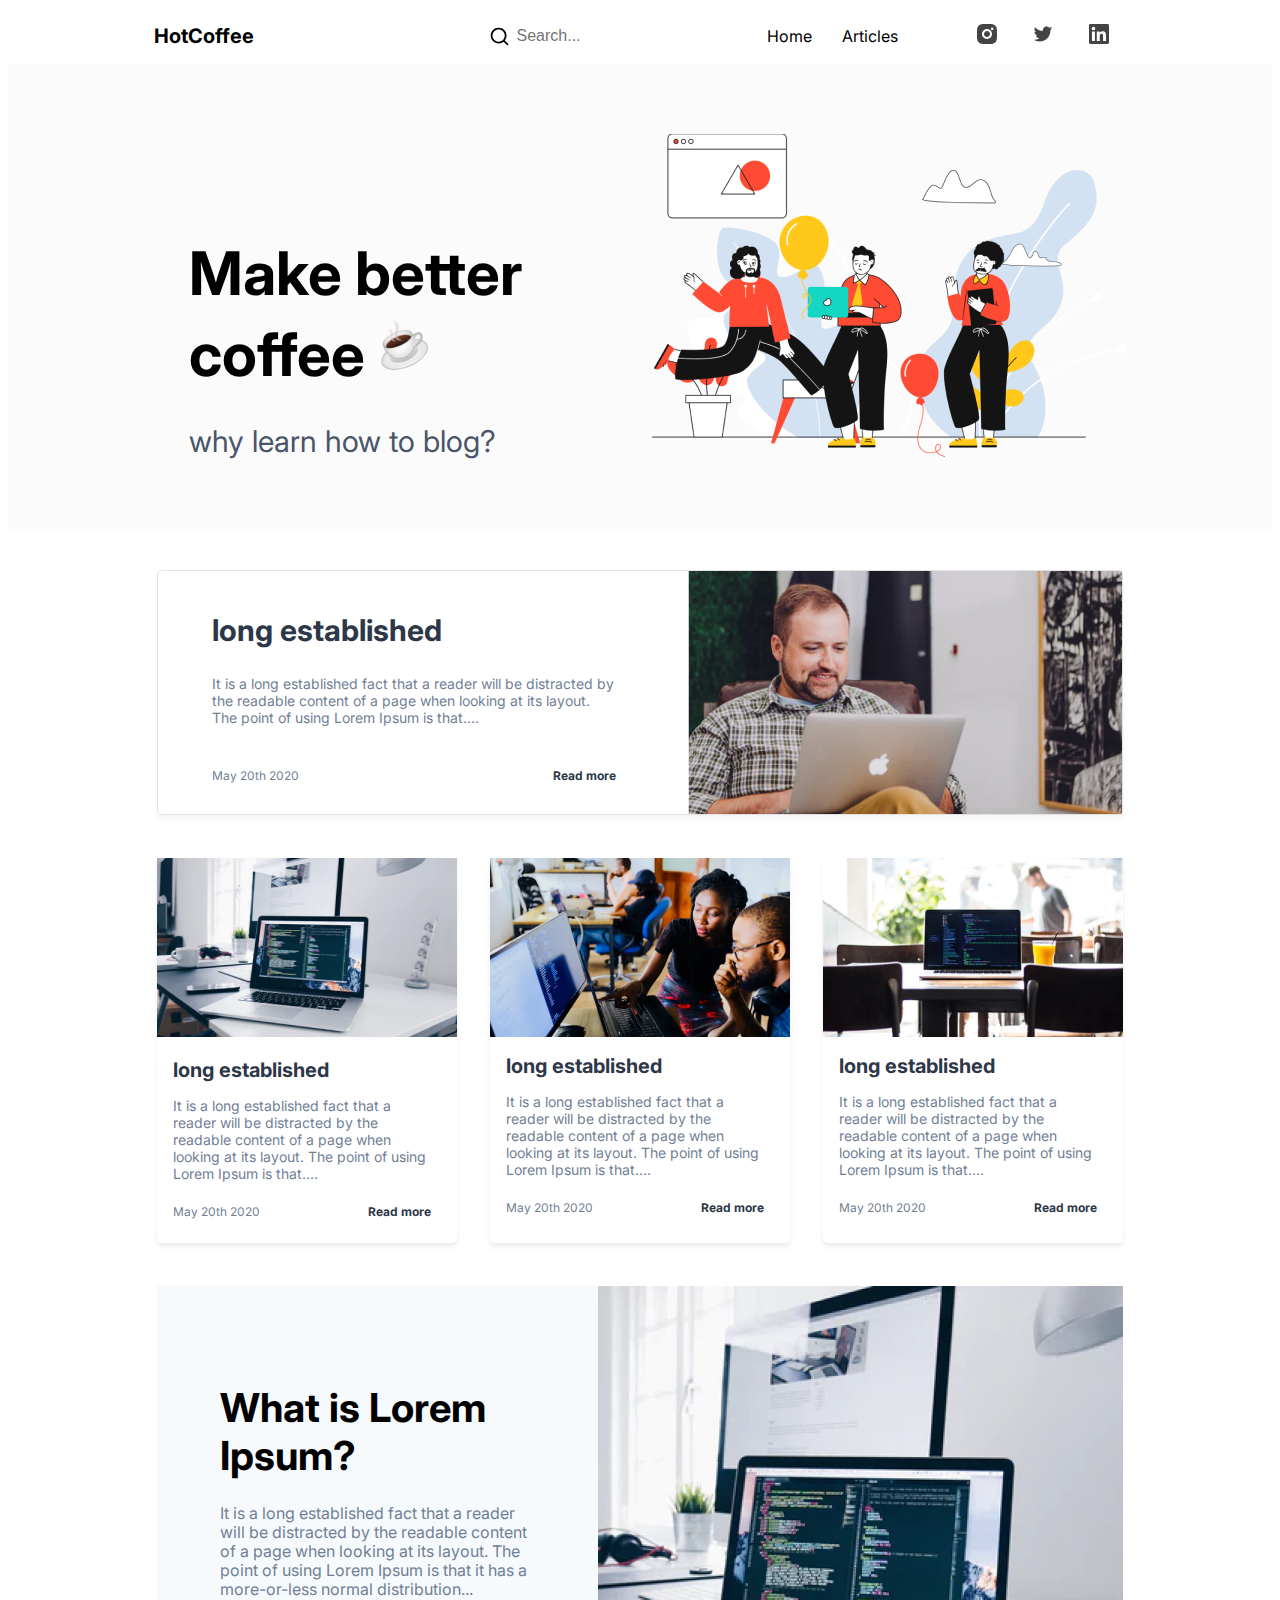
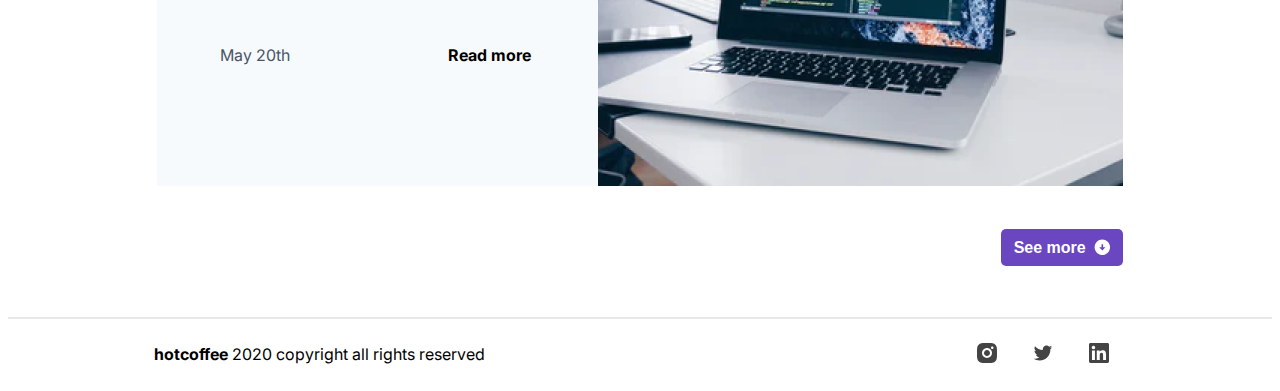
<file: index.html>
<!DOCTYPE html>
<html lang="en">
<head>
    <meta charset="UTF-8">
    <meta name="viewport" content="width=device-width, initial-scale=1.0">
    <meta http-equiv="X-UA-Compatible" content="ie=edge">
    <link rel ="stylesheet" href ="styles.css">
    <title>Minimal-blog</title>
</head>

<body>
    <!-----------------------headed----------------------->
    <header>
        <div class="container header__cnt">
            <a href="index.html" class="header__logo header__link">HotCoffee</a>
            <form> 
                <input type="text" name="text" class="header__search" placeholder="Search...">
            </form>
            <nav>
                <ul class="header__list">
                    <li class="header__item">
                        <a href="index.html" class="header__link">Home</a>
                    </li>

                    <li class="header__item">
                        <a href="articles.html" class="header__link">Articles</a>
                    </li>
                </ul>
            </nav>

    <!-----------------------social----------------------->

            <ul class="social">
                <li class="social__item">
                    <a href="https://instagram.com/" title="Instagram" target="_blank" class="social__link">
                        <svg class="social_svg" width="20" height="20" viewBox="0 0 20 20" xmlns="http://www.w3.org/2000/svg">
                            <path d="M10 0C12.717 0 13.056 0.00999994 14.122 0.0599999C15.187 0.11 15.912 0.277 16.55 0.525C17.21 0.779 17.766 1.123 18.322 1.678C18.8305 2.1779 19.224 2.78259 19.475 3.45C19.722 4.087 19.89 4.813 19.94 5.878C19.987 6.944 20 7.283 20 10C20 12.717 19.99 13.056 19.94 14.122C19.89 15.187 19.722 15.912 19.475 16.55C19.2247 17.2178 18.8311 17.8226 18.322 18.322C17.822 18.8303 17.2173 19.2238 16.55 19.475C15.913 19.722 15.187 19.89 14.122 19.94C13.056 19.987 12.717 20 10 20C7.283 20 6.944 19.99 5.878 19.94C4.813 19.89 4.088 19.722 3.45 19.475C2.78233 19.2245 2.17753 18.8309 1.678 18.322C1.16941 17.8222 0.775931 17.2175 0.525 16.55C0.277 15.913 0.11 15.187 0.0599999 14.122C0.0129999 13.056 0 12.717 0 10C0 7.283 0.00999994 6.944 0.0599999 5.878C0.11 4.812 0.277 4.088 0.525 3.45C0.775236 2.78218 1.1688 2.17732 1.678 1.678C2.17767 1.16923 2.78243 0.775729 3.45 0.525C4.088 0.277 4.812 0.11 5.878 0.0599999C6.944 0.0129999 7.283 0 10 0ZM10 5C8.67392 5 7.40215 5.52678 6.46447 6.46447C5.52678 7.40215 5 8.67392 5 10C5 11.3261 5.52678 12.5979 6.46447 13.5355C7.40215 14.4732 8.67392 15 10 15C11.3261 15 12.5979 14.4732 13.5355 13.5355C14.4732 12.5979 15 11.3261 15 10C15 8.67392 14.4732 7.40215 13.5355 6.46447C12.5979 5.52678 11.3261 5 10 5ZM16.5 4.75C16.5 4.41848 16.3683 4.10054 16.1339 3.86612C15.8995 3.6317 15.5815 3.5 15.25 3.5C14.9185 3.5 14.6005 3.6317 14.3661 3.86612C14.1317 4.10054 14 4.41848 14 4.75C14 5.08152 14.1317 5.39946 14.3661 5.63388C14.6005 5.8683 14.9185 6 15.25 6C15.5815 6 15.8995 5.8683 16.1339 5.63388C16.3683 5.39946 16.5 5.08152 16.5 4.75ZM10 7C10.7956 7 11.5587 7.31607 12.1213 7.87868C12.6839 8.44129 13 9.20435 13 10C13 10.7956 12.6839 11.5587 12.1213 12.1213C11.5587 12.6839 10.7956 13 10 13C9.20435 13 8.44129 12.6839 7.87868 12.1213C7.31607 11.5587 7 10.7956 7 10C7 9.20435 7.31607 8.44129 7.87868 7.87868C8.44129 7.31607 9.20435 7 10 7Z"/>
                        </svg>
                    </a>
                </li>

                <li class="social__item">
                    <a href="http://twitter.com/" title="Twitter" target="_blank" class="social__link">
                        <svg class="social_svg" width="22" height="18" viewBox="0 0 22 18" xmlns="http://www.w3.org/2000/svg">
                            <path d="M21.162 2.65599C20.3986 2.99368 19.589 3.21546 18.76 3.31399C19.6337 2.79142 20.2877 1.969 20.6 0.999988C19.78 1.48799 18.881 1.82999 17.944 2.01499C17.3146 1.34157 16.4804 0.894951 15.5709 0.744572C14.6615 0.594194 13.7279 0.748479 12.9153 1.18344C12.1026 1.6184 11.4564 2.30967 11.0771 3.14978C10.6978 3.98989 10.6067 4.93177 10.818 5.82899C9.1551 5.74564 7.52832 5.31351 6.04328 4.56065C4.55823 3.80779 3.24812 2.75104 2.19799 1.45899C1.82628 2.09744 1.63095 2.82321 1.63199 3.56199C1.63199 5.01199 2.36999 6.29299 3.49199 7.04299C2.828 7.02208 2.17862 6.84277 1.59799 6.51999V6.57199C1.59819 7.53769 1.93236 8.4736 2.54384 9.22105C3.15532 9.96849 4.00647 10.4815 4.95299 10.673C4.33661 10.84 3.6903 10.8646 3.06299 10.745C3.32986 11.5762 3.85 12.3032 4.55058 12.8241C5.25117 13.345 6.09712 13.6338 6.96999 13.65C6.10247 14.3313 5.10917 14.835 4.04687 15.1322C2.98458 15.4293 1.87412 15.5142 0.778992 15.382C2.69069 16.6114 4.91609 17.2641 7.18899 17.262C14.882 17.262 19.089 10.889 19.089 5.36199C19.089 5.18199 19.084 4.99999 19.076 4.82199C19.8949 4.23016 20.6016 3.49701 21.163 2.65699L21.162 2.65599Z"/>
                        </svg>
                    </a>
                </li>

                <li class="social__item">
                    <a href="https://linked.com/" title="Linked" target="_blank" class="social__link">
                        <svg width="18" height="18" viewBox="0 0 18 18" xmlns="http://www.w3.org/2000/svg">
                            <path d="M15.335 15.339H12.67V11.162C12.67 10.166 12.65 8.884 11.28 8.884C9.891 8.884 9.679 9.968 9.679 11.089V15.339H7.013V6.75H9.573V7.92H9.608C9.966 7.246 10.836 6.533 12.136 6.533C14.836 6.533 15.336 8.311 15.336 10.624V15.339H15.335ZM4.003 5.575C3.79956 5.57526 3.59806 5.53537 3.41006 5.45761C3.22207 5.37984 3.05127 5.26574 2.90746 5.12184C2.76365 4.97793 2.64965 4.80706 2.57201 4.61901C2.49437 4.43097 2.4546 4.22944 2.455 4.026C2.4552 3.71983 2.54618 3.4206 2.71644 3.16615C2.8867 2.91169 3.12859 2.71343 3.41153 2.59645C3.69447 2.47947 4.00574 2.44902 4.30598 2.50894C4.60622 2.56886 4.88196 2.71648 5.09831 2.93311C5.31466 3.14974 5.46191 3.42566 5.52145 3.72598C5.58099 4.0263 5.55013 4.33753 5.43278 4.62032C5.31543 4.9031 5.11687 5.14474 4.86219 5.31467C4.60751 5.4846 4.30817 5.5752 4.002 5.575H4.003ZM5.339 15.339H2.666V6.75H5.34V15.339H5.339ZM16.67 0H1.329C0.593 0 0 0.58 0 1.297V16.703C0 17.42 0.594 18 1.328 18H16.666C17.4 18 18 17.42 18 16.703V1.297C18 0.58 17.4 0 16.666 0H16.669H16.67Z"/>
                        </svg>
                    </a>
                </li>
            </ul>
        </div>
    </header>

    <!-----------------------main----------------------->
    
    <main>
        <section class="main">
            <div class="container main-container">
                <div class="main__text">
                    <h1 class="main__title">Make better coffee</h1>
                        <p class="main__subtitle">why learn how to blog?</p>
                </div>
                <img class="main__img" src="imgs/croods.png" alt="croods">
            </div>
        </section>

    <!-----------------------main-grid----------------------->

        <section class="grid">
            <div class="container grid-container">
                <div class="grid__cardm">
                    <div class="cardm__cont">
                        <h2 class="cardm__title">long established</h2>
                        <p class="cardm__text">It is a long established fact that a reader will be distracted by the readable content of a page when looking at its layout. The point of using Lorem Ipsum is that....</p>
                        <div class="cardm__info"><p class="info__date">May 20th 2020</p>
                            <a href="articles.html" class="info__more">Read more</a>
                        </div>
                    </div>   
                    <img class="cardm__image" src="imgs/image1.png" alt="Man and IMac">
                </div>

                <div class="grid__cards">
                    <img class="cards__image" src="imgs/image2.png" alt="Laptop">
                    <div class="cards__cont">
                        <h2 class="cards__title">long established</h2>
                        <p class="cards__text">It is a long established fact that a reader will be distracted by the readable content of a page when looking at its layout. The point of using Lorem Ipsum is that....</p>
                        <div class="cards__infoc">
                            <p class="infoc__date">May 20th 2020</p>
                            <a href="articles.html" class="infoc__more">Read more</a>
                        </div>
                    </div>
                </div>

                <div class="grid__cards">
                    <div class="cards__image">
                        <img src="imgs/image3.png" alt="People and Laptop">
                    </div>   
                    <div class="cards__cont">
                        <h2 class="cards__title">long established</h2>
                        <p class="cards__text">It is a long established fact that a reader will be distracted by the readable content of a page when looking at its layout. The point of using Lorem Ipsum is that....</p>
                        <div class="cards__infoc">
                            <p class="infoc__date">May 20th 2020</p>
                            <a href="articles.html" class="infoc__more">Read more</a>
                        </div>
                    </div>
                </div>

                <div class="grid__cards">
                    <div class="cards__image">
                        <img src="imgs/image4.png" alt="Laptop">
                    </div>
                    <div class="cards__cont">
                        <h2 class="cards__title">long established</h2>
                        <p class="cards__text">It is a long established fact that a reader will be distracted by the readable content of a page when looking at its layout. The point of using Lorem Ipsum is that....</p>
                        <div class="cards__infoc">
                            <p class="infoc__date">May 20th 2020</p>
                            <a href="articles.html" class="infoc__more">Read more</a>
                        </div>
                    </div>
                </div>

                <div class="grid__lastcard">
                    <div class="lastcard__cont">
                        <h2 class="lastcard__title">What is Lorem Ipsum?</h2>
                        <p class="lastcard__text">It is a long established fact that a reader will be distracted by the readable content of a page when looking at its layout. The point of using Lorem Ipsum is that it has a more-or-less normal distribution...</p>
                        <div class="lastcard__infol">
                            <p class="infol__date">May 20th</p>
                            <a href="articles.html" class="infol__more">Read more</a>
                        </div>
                    </div>
                        <img class="lastcard__image" src="imgs/image5.png" alt="Laptop">
                </div>
            </div>

    <!-----------------------main-button----------------------->

            <div class="container button">
                <button class="btn">
                    <span class="btn_text">See more</span>
                    <svg class="btn_icon" width="18" height="18" viewBox="0 0 18 18" xmlns="http://www.w3.org/2000/svg">
                        <path d="M8.99999 0.666626C13.6 0.666626 17.3333 4.39996 17.3333 8.99996C17.3333 13.6 13.6 17.3333 8.99999 17.3333C4.39999 17.3333 0.666656 13.6 0.666656 8.99996C0.666656 4.39996 4.39999 0.666626 8.99999 0.666626ZM9.83332 8.99996V5.66663H8.16666V8.99996H5.66666L8.99999 12.3333L12.3333 8.99996H9.83332Z"/>
                    </svg>
                </button>
            </div>
        </section>           
    <hr class="bottom__line">
    </main>

<!-----------------------footer----------------------->

    <footer class="footer">
        <div class="container footer__cnt">
            <p class="footer__info"><strong>hotcoffee</strong> 2020 copyright all rights reserved</p>
            <ul class="social">
                <li class="social__item">
                    <a href="https://instagram.com/" title="Instagram" target="_blank" class="social__link">
                        <svg class="social_svg" width="20" height="20" viewBox="0 0 20 20" xmlns="http://www.w3.org/2000/svg">
                            <path d="M10 0C12.717 0 13.056 0.00999994 14.122 0.0599999C15.187 0.11 15.912 0.277 16.55 0.525C17.21 0.779 17.766 1.123 18.322 1.678C18.8305 2.1779 19.224 2.78259 19.475 3.45C19.722 4.087 19.89 4.813 19.94 5.878C19.987 6.944 20 7.283 20 10C20 12.717 19.99 13.056 19.94 14.122C19.89 15.187 19.722 15.912 19.475 16.55C19.2247 17.2178 18.8311 17.8226 18.322 18.322C17.822 18.8303 17.2173 19.2238 16.55 19.475C15.913 19.722 15.187 19.89 14.122 19.94C13.056 19.987 12.717 20 10 20C7.283 20 6.944 19.99 5.878 19.94C4.813 19.89 4.088 19.722 3.45 19.475C2.78233 19.2245 2.17753 18.8309 1.678 18.322C1.16941 17.8222 0.775931 17.2175 0.525 16.55C0.277 15.913 0.11 15.187 0.0599999 14.122C0.0129999 13.056 0 12.717 0 10C0 7.283 0.00999994 6.944 0.0599999 5.878C0.11 4.812 0.277 4.088 0.525 3.45C0.775236 2.78218 1.1688 2.17732 1.678 1.678C2.17767 1.16923 2.78243 0.775729 3.45 0.525C4.088 0.277 4.812 0.11 5.878 0.0599999C6.944 0.0129999 7.283 0 10 0ZM10 5C8.67392 5 7.40215 5.52678 6.46447 6.46447C5.52678 7.40215 5 8.67392 5 10C5 11.3261 5.52678 12.5979 6.46447 13.5355C7.40215 14.4732 8.67392 15 10 15C11.3261 15 12.5979 14.4732 13.5355 13.5355C14.4732 12.5979 15 11.3261 15 10C15 8.67392 14.4732 7.40215 13.5355 6.46447C12.5979 5.52678 11.3261 5 10 5ZM16.5 4.75C16.5 4.41848 16.3683 4.10054 16.1339 3.86612C15.8995 3.6317 15.5815 3.5 15.25 3.5C14.9185 3.5 14.6005 3.6317 14.3661 3.86612C14.1317 4.10054 14 4.41848 14 4.75C14 5.08152 14.1317 5.39946 14.3661 5.63388C14.6005 5.8683 14.9185 6 15.25 6C15.5815 6 15.8995 5.8683 16.1339 5.63388C16.3683 5.39946 16.5 5.08152 16.5 4.75ZM10 7C10.7956 7 11.5587 7.31607 12.1213 7.87868C12.6839 8.44129 13 9.20435 13 10C13 10.7956 12.6839 11.5587 12.1213 12.1213C11.5587 12.6839 10.7956 13 10 13C9.20435 13 8.44129 12.6839 7.87868 12.1213C7.31607 11.5587 7 10.7956 7 10C7 9.20435 7.31607 8.44129 7.87868 7.87868C8.44129 7.31607 9.20435 7 10 7Z"/>
                        </svg>
                    </a>
                </li>

                <li class="social__item">
                    <a href="http://twitter.com/" title="Twitter" target="_blank" class="social__link">
                        <svg class="social_svg" width="22" height="18" viewBox="0 0 22 18" xmlns="http://www.w3.org/2000/svg">
                            <path d="M21.162 2.65599C20.3986 2.99368 19.589 3.21546 18.76 3.31399C19.6337 2.79142 20.2877 1.969 20.6 0.999988C19.78 1.48799 18.881 1.82999 17.944 2.01499C17.3146 1.34157 16.4804 0.894951 15.5709 0.744572C14.6615 0.594194 13.7279 0.748479 12.9153 1.18344C12.1026 1.6184 11.4564 2.30967 11.0771 3.14978C10.6978 3.98989 10.6067 4.93177 10.818 5.82899C9.1551 5.74564 7.52832 5.31351 6.04328 4.56065C4.55823 3.80779 3.24812 2.75104 2.19799 1.45899C1.82628 2.09744 1.63095 2.82321 1.63199 3.56199C1.63199 5.01199 2.36999 6.29299 3.49199 7.04299C2.828 7.02208 2.17862 6.84277 1.59799 6.51999V6.57199C1.59819 7.53769 1.93236 8.4736 2.54384 9.22105C3.15532 9.96849 4.00647 10.4815 4.95299 10.673C4.33661 10.84 3.6903 10.8646 3.06299 10.745C3.32986 11.5762 3.85 12.3032 4.55058 12.8241C5.25117 13.345 6.09712 13.6338 6.96999 13.65C6.10247 14.3313 5.10917 14.835 4.04687 15.1322C2.98458 15.4293 1.87412 15.5142 0.778992 15.382C2.69069 16.6114 4.91609 17.2641 7.18899 17.262C14.882 17.262 19.089 10.889 19.089 5.36199C19.089 5.18199 19.084 4.99999 19.076 4.82199C19.8949 4.23016 20.6016 3.49701 21.163 2.65699L21.162 2.65599Z"/>
                        </svg>
                    </a>
                </li>

                <li class="social__item">
                    <a href="https://linked.com/" title="Linked" target="_blank" class="social__link">
                        <svg width="18" height="18" viewBox="0 0 18 18" xmlns="http://www.w3.org/2000/svg">
                            <path d="M15.335 15.339H12.67V11.162C12.67 10.166 12.65 8.884 11.28 8.884C9.891 8.884 9.679 9.968 9.679 11.089V15.339H7.013V6.75H9.573V7.92H9.608C9.966 7.246 10.836 6.533 12.136 6.533C14.836 6.533 15.336 8.311 15.336 10.624V15.339H15.335ZM4.003 5.575C3.79956 5.57526 3.59806 5.53537 3.41006 5.45761C3.22207 5.37984 3.05127 5.26574 2.90746 5.12184C2.76365 4.97793 2.64965 4.80706 2.57201 4.61901C2.49437 4.43097 2.4546 4.22944 2.455 4.026C2.4552 3.71983 2.54618 3.4206 2.71644 3.16615C2.8867 2.91169 3.12859 2.71343 3.41153 2.59645C3.69447 2.47947 4.00574 2.44902 4.30598 2.50894C4.60622 2.56886 4.88196 2.71648 5.09831 2.93311C5.31466 3.14974 5.46191 3.42566 5.52145 3.72598C5.58099 4.0263 5.55013 4.33753 5.43278 4.62032C5.31543 4.9031 5.11687 5.14474 4.86219 5.31467C4.60751 5.4846 4.30817 5.5752 4.002 5.575H4.003ZM5.339 15.339H2.666V6.75H5.34V15.339H5.339ZM16.67 0H1.329C0.593 0 0 0.58 0 1.297V16.703C0 17.42 0.594 18 1.328 18H16.666C17.4 18 18 17.42 18 16.703V1.297C18 0.58 17.4 0 16.666 0H16.669H16.67Z"/>
                        </svg>
                    </a>
                </li>
            </ul>
        </div>
    </footer>
</body>
</html>
</file>
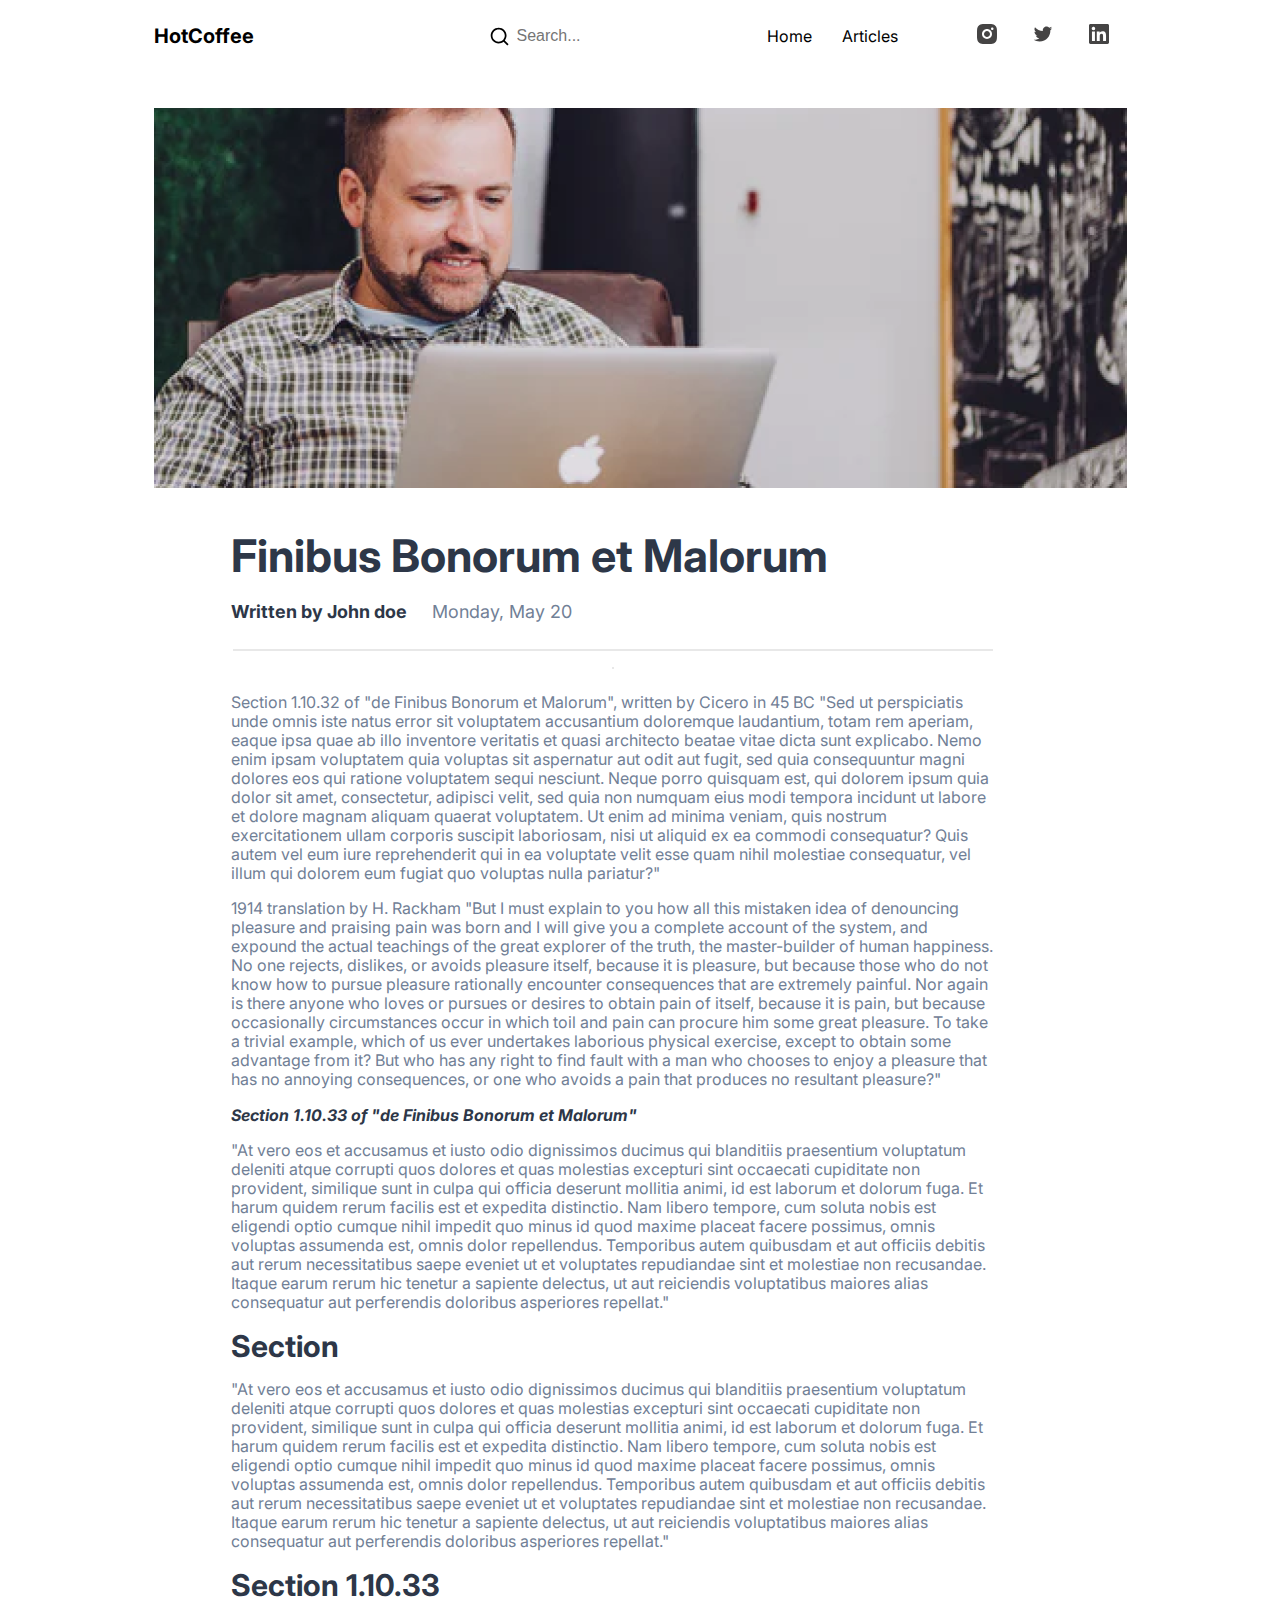
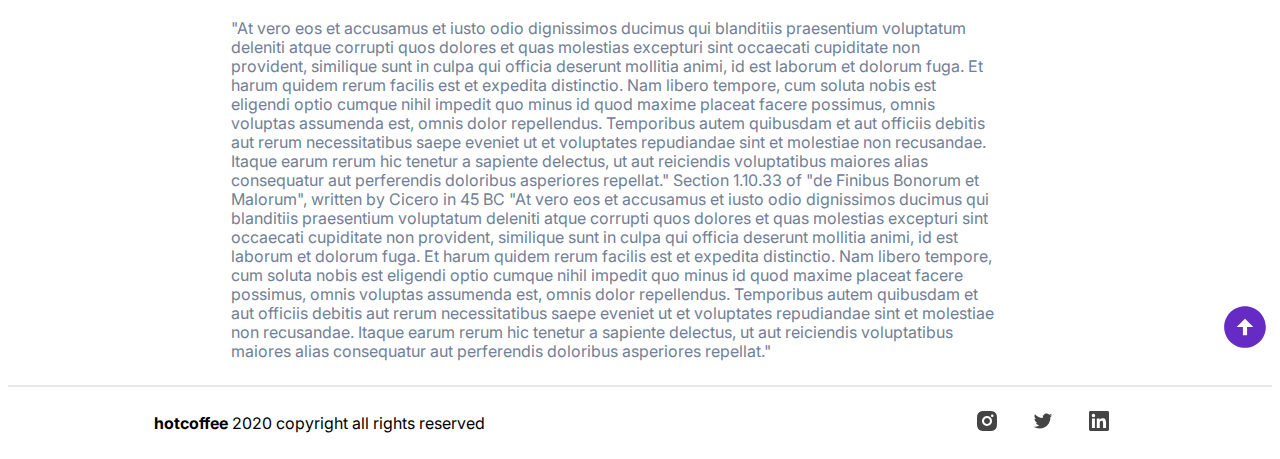
<file: articles.html>
<!DOCTYPE html>
<html lang="en">
<head>
    <meta charset="UTF-8">
    <meta name="viewport" content="width=device-width, initial-scale=1.0">
    <meta http-equiv="X-UA-Compatible" content="ie=edge">
    <link rel ="stylesheet" href ="styles.css">
    <title>Minimal-blog</title>
</head>

<body>

    <!-----------------------header----------------------->

    <header>
        <div class="container header__cnt">
            <a href="index.html" class="header__logo header__link">HotCoffee</a>
            <form> 
                <input type="text" name="text" class="header__search" placeholder="Search...">
            </form>

            <nav>
                <ul class="header__list">
                    <li class="header__item">
                        <a href="index.html" class="header__link">Home</a>
                    </li>

                    <li class="header__item">
                        <a href="articles.html" class="header__link">Articles</a>
                    </li>
                </ul>
            </nav>

    <!-----------------------social----------------------->

            <ul class="social">
                <li class="social__item">
                    <a href="https://instagram.com/" title="Instagram" target="_blank" class="social__link">
                        <svg class="social_svg" width="20" height="20" viewBox="0 0 20 20" xmlns="http://www.w3.org/2000/svg">
                            <path d="M10 0C12.717 0 13.056 0.00999994 14.122 0.0599999C15.187 0.11 15.912 0.277 16.55 0.525C17.21 0.779 17.766 1.123 18.322 1.678C18.8305 2.1779 19.224 2.78259 19.475 3.45C19.722 4.087 19.89 4.813 19.94 5.878C19.987 6.944 20 7.283 20 10C20 12.717 19.99 13.056 19.94 14.122C19.89 15.187 19.722 15.912 19.475 16.55C19.2247 17.2178 18.8311 17.8226 18.322 18.322C17.822 18.8303 17.2173 19.2238 16.55 19.475C15.913 19.722 15.187 19.89 14.122 19.94C13.056 19.987 12.717 20 10 20C7.283 20 6.944 19.99 5.878 19.94C4.813 19.89 4.088 19.722 3.45 19.475C2.78233 19.2245 2.17753 18.8309 1.678 18.322C1.16941 17.8222 0.775931 17.2175 0.525 16.55C0.277 15.913 0.11 15.187 0.0599999 14.122C0.0129999 13.056 0 12.717 0 10C0 7.283 0.00999994 6.944 0.0599999 5.878C0.11 4.812 0.277 4.088 0.525 3.45C0.775236 2.78218 1.1688 2.17732 1.678 1.678C2.17767 1.16923 2.78243 0.775729 3.45 0.525C4.088 0.277 4.812 0.11 5.878 0.0599999C6.944 0.0129999 7.283 0 10 0ZM10 5C8.67392 5 7.40215 5.52678 6.46447 6.46447C5.52678 7.40215 5 8.67392 5 10C5 11.3261 5.52678 12.5979 6.46447 13.5355C7.40215 14.4732 8.67392 15 10 15C11.3261 15 12.5979 14.4732 13.5355 13.5355C14.4732 12.5979 15 11.3261 15 10C15 8.67392 14.4732 7.40215 13.5355 6.46447C12.5979 5.52678 11.3261 5 10 5ZM16.5 4.75C16.5 4.41848 16.3683 4.10054 16.1339 3.86612C15.8995 3.6317 15.5815 3.5 15.25 3.5C14.9185 3.5 14.6005 3.6317 14.3661 3.86612C14.1317 4.10054 14 4.41848 14 4.75C14 5.08152 14.1317 5.39946 14.3661 5.63388C14.6005 5.8683 14.9185 6 15.25 6C15.5815 6 15.8995 5.8683 16.1339 5.63388C16.3683 5.39946 16.5 5.08152 16.5 4.75ZM10 7C10.7956 7 11.5587 7.31607 12.1213 7.87868C12.6839 8.44129 13 9.20435 13 10C13 10.7956 12.6839 11.5587 12.1213 12.1213C11.5587 12.6839 10.7956 13 10 13C9.20435 13 8.44129 12.6839 7.87868 12.1213C7.31607 11.5587 7 10.7956 7 10C7 9.20435 7.31607 8.44129 7.87868 7.87868C8.44129 7.31607 9.20435 7 10 7Z"/>
                        </svg>
                    </a>
                </li>

                <li class="social__item">
                    <a href="http://twitter.com/" title="Twitter" target="_blank" class="social__link">
                        <svg class="social_svg" width="22" height="18" viewBox="0 0 22 18" xmlns="http://www.w3.org/2000/svg">
                            <path d="M21.162 2.65599C20.3986 2.99368 19.589 3.21546 18.76 3.31399C19.6337 2.79142 20.2877 1.969 20.6 0.999988C19.78 1.48799 18.881 1.82999 17.944 2.01499C17.3146 1.34157 16.4804 0.894951 15.5709 0.744572C14.6615 0.594194 13.7279 0.748479 12.9153 1.18344C12.1026 1.6184 11.4564 2.30967 11.0771 3.14978C10.6978 3.98989 10.6067 4.93177 10.818 5.82899C9.1551 5.74564 7.52832 5.31351 6.04328 4.56065C4.55823 3.80779 3.24812 2.75104 2.19799 1.45899C1.82628 2.09744 1.63095 2.82321 1.63199 3.56199C1.63199 5.01199 2.36999 6.29299 3.49199 7.04299C2.828 7.02208 2.17862 6.84277 1.59799 6.51999V6.57199C1.59819 7.53769 1.93236 8.4736 2.54384 9.22105C3.15532 9.96849 4.00647 10.4815 4.95299 10.673C4.33661 10.84 3.6903 10.8646 3.06299 10.745C3.32986 11.5762 3.85 12.3032 4.55058 12.8241C5.25117 13.345 6.09712 13.6338 6.96999 13.65C6.10247 14.3313 5.10917 14.835 4.04687 15.1322C2.98458 15.4293 1.87412 15.5142 0.778992 15.382C2.69069 16.6114 4.91609 17.2641 7.18899 17.262C14.882 17.262 19.089 10.889 19.089 5.36199C19.089 5.18199 19.084 4.99999 19.076 4.82199C19.8949 4.23016 20.6016 3.49701 21.163 2.65699L21.162 2.65599Z"/>
                        </svg>
                    </a>
                </li>

                <li class="social__item">
                    <a href="https://linked.com/" title="Linked" target="_blank" class="social__link">
                        <svg width="18" height="18" viewBox="0 0 18 18" xmlns="http://www.w3.org/2000/svg">
                            <path d="M15.335 15.339H12.67V11.162C12.67 10.166 12.65 8.884 11.28 8.884C9.891 8.884 9.679 9.968 9.679 11.089V15.339H7.013V6.75H9.573V7.92H9.608C9.966 7.246 10.836 6.533 12.136 6.533C14.836 6.533 15.336 8.311 15.336 10.624V15.339H15.335ZM4.003 5.575C3.79956 5.57526 3.59806 5.53537 3.41006 5.45761C3.22207 5.37984 3.05127 5.26574 2.90746 5.12184C2.76365 4.97793 2.64965 4.80706 2.57201 4.61901C2.49437 4.43097 2.4546 4.22944 2.455 4.026C2.4552 3.71983 2.54618 3.4206 2.71644 3.16615C2.8867 2.91169 3.12859 2.71343 3.41153 2.59645C3.69447 2.47947 4.00574 2.44902 4.30598 2.50894C4.60622 2.56886 4.88196 2.71648 5.09831 2.93311C5.31466 3.14974 5.46191 3.42566 5.52145 3.72598C5.58099 4.0263 5.55013 4.33753 5.43278 4.62032C5.31543 4.9031 5.11687 5.14474 4.86219 5.31467C4.60751 5.4846 4.30817 5.5752 4.002 5.575H4.003ZM5.339 15.339H2.666V6.75H5.34V15.339H5.339ZM16.67 0H1.329C0.593 0 0 0.58 0 1.297V16.703C0 17.42 0.594 18 1.328 18H16.666C17.4 18 18 17.42 18 16.703V1.297C18 0.58 17.4 0 16.666 0H16.669H16.67Z"/>
                        </svg>
                    </a>
                </li>
            </ul>
        </div>
    </header>

<!-----------------------main----------------------->
    
    <main>
        <section class="container p2top-container">
            <div class="p2top__img"></div>
        </section>

<!-----------------------main-content----------------------->
        
        <section class="container">
            <div class="p2main__content">
                <div class="p2main-wrap">
                    <div class="p2main__item">
                        <h1 class="p2main__title">Finibus Bonorum et Malorum</h1>
                        <div class="p2main__info">
                            <p class="p2main__by">Written by John doe</p>
                            <p class="p2main__date">Monday, May 20</p>
                        </div>
                        <hr class="main__line">
                    </div>

                    <hr class="main__line">

                    <div class="p2main__item">
                        <p class="p2main__text">Section 1.10.32 of "de Finibus Bonorum et Malorum", written by Cicero in 45 BC
                        "Sed ut perspiciatis unde omnis iste natus error sit voluptatem accusantium doloremque laudantium, totam rem aperiam, eaque ipsa quae ab illo inventore veritatis et quasi architecto beatae vitae dicta sunt explicabo. Nemo enim ipsam voluptatem quia voluptas sit aspernatur aut odit aut fugit, sed quia consequuntur magni dolores eos qui ratione voluptatem sequi nesciunt. Neque porro quisquam est, qui dolorem ipsum quia dolor sit amet, consectetur, adipisci velit, sed quia non numquam eius modi tempora incidunt ut labore et dolore magnam aliquam quaerat voluptatem. Ut enim ad minima veniam, quis nostrum exercitationem ullam corporis suscipit laboriosam, nisi ut aliquid ex ea commodi consequatur? Quis autem vel eum iure reprehenderit qui in ea voluptate velit esse quam nihil molestiae consequatur, vel illum qui dolorem eum fugiat quo voluptas nulla pariatur?"</p>

                        <p class="p2main__text">1914 translation by H. Rackham
                         "But I must explain to you how all this mistaken idea of denouncing pleasure and praising pain was born and I will give you a complete account of the system, and expound the actual teachings of the great explorer of the truth, the master-builder of human happiness. No one rejects, dislikes, or avoids pleasure itself, because it is pleasure, but because those who do not know how to pursue pleasure rationally encounter consequences that are extremely painful. Nor again is there anyone who loves or pursues or desires to obtain pain of itself, because it is pain, but because occasionally circumstances occur in which toil and pain can procure him some great pleasure. To take a trivial example, which of us ever undertakes laborious physical exercise, except to obtain some advantage from it? But who has any right to find fault with a man who chooses to enjoy a pleasure that has no annoying consequences, or one who avoids a pain that produces no resultant pleasure?"</p>

                        <span class="p2main__subt"><b><i>Section 1.10.33 of "de Finibus Bonorum et Malorum"</i></b></span>

                        <p class="p2main__text">"At vero eos et accusamus et iusto odio dignissimos ducimus qui blanditiis praesentium voluptatum deleniti atque corrupti quos dolores et quas molestias excepturi sint occaecati cupiditate non provident, similique sunt in culpa qui officia deserunt mollitia animi, id est laborum et dolorum fuga. Et harum quidem rerum facilis est et expedita distinctio. Nam libero tempore, cum soluta nobis est eligendi optio cumque nihil impedit quo minus id quod maxime placeat facere possimus, omnis voluptas assumenda est, omnis dolor repellendus. Temporibus autem quibusdam et aut officiis debitis aut rerum necessitatibus saepe eveniet ut et voluptates repudiandae sint et molestiae non recusandae. Itaque earum rerum hic tenetur a sapiente delectus, ut aut reiciendis voluptatibus maiores alias consequatur aut perferendis doloribus asperiores repellat."</p>

                        <span class="p2main__titles">Section</span>

                        <p class="p2main__text">"At vero eos et accusamus et iusto odio dignissimos ducimus qui blanditiis praesentium voluptatum deleniti atque corrupti quos dolores et quas molestias excepturi sint occaecati cupiditate non provident, similique sunt in culpa qui officia deserunt mollitia animi, id est laborum et dolorum fuga. Et harum quidem rerum facilis est et expedita distinctio. Nam libero tempore, cum soluta nobis est eligendi optio cumque nihil impedit quo minus id quod maxime placeat facere possimus, omnis voluptas assumenda est, omnis dolor repellendus. Temporibus autem quibusdam et aut officiis debitis aut rerum necessitatibus saepe eveniet ut et voluptates repudiandae sint et molestiae non recusandae. Itaque earum rerum hic tenetur a sapiente delectus, ut aut reiciendis voluptatibus maiores alias consequatur aut perferendis doloribus asperiores repellat."</p>

                        <span class="p2main__titles">Section 1.10.33</span>

                        <p class="p2main__text">"At vero eos et accusamus et iusto odio dignissimos ducimus qui blanditiis praesentium voluptatum deleniti atque corrupti quos dolores et quas molestias excepturi sint occaecati cupiditate non provident, similique sunt in culpa qui officia deserunt mollitia animi, id est laborum et dolorum fuga. Et harum quidem rerum facilis est et expedita distinctio. Nam libero tempore, cum soluta nobis est eligendi optio cumque nihil impedit quo minus id quod maxime placeat facere possimus, omnis voluptas assumenda est, omnis dolor repellendus. Temporibus autem quibusdam et aut officiis debitis aut rerum necessitatibus saepe eveniet ut et voluptates repudiandae sint et molestiae non recusandae. Itaque earum rerum hic tenetur a sapiente delectus, ut aut reiciendis voluptatibus maiores alias consequatur aut perferendis doloribus asperiores repellat."
                        Section 1.10.33 of "de Finibus Bonorum et Malorum", written by Cicero in 45 BC
                        "At vero eos et accusamus et iusto odio dignissimos ducimus qui blanditiis praesentium voluptatum deleniti atque corrupti quos dolores et quas molestias excepturi sint occaecati cupiditate non provident, similique sunt in culpa qui officia deserunt mollitia animi, id est laborum et dolorum fuga. Et harum quidem rerum facilis est et expedita distinctio. Nam libero tempore, cum soluta nobis est eligendi optio cumque nihil impedit quo minus id quod maxime placeat facere possimus, omnis voluptas assumenda est, omnis dolor repellendus. Temporibus autem quibusdam et aut officiis debitis aut rerum necessitatibus saepe eveniet ut et voluptates repudiandae sint et molestiae non recusandae. Itaque earum rerum hic tenetur a sapiente delectus, ut aut reiciendis voluptatibus maiores alias consequatur aut perferendis doloribus asperiores repellat."</p>
                    </div>
                </div>

    <!-----------------------button----------------------->

                 <div>
                    <button class="btnp2">
                        <svg class="btnp2_svg" width="42" height="42" viewBox="0 0 42 42" xmlns="http://www.w3.org/2000/svg">
                            <path d="M21 41.8334C32.5 41.8334 41.8333 32.5 41.8333 21C41.8333 9.50004 32.5 0.166702 21 0.166702C9.49996 0.166702 0.166626 9.50004 0.166626 21C0.166626 32.5 9.49996 41.8334 21 41.8334ZM23.0833 21V29.3334H18.9166V21H12.6666L21 12.6667L29.3333 21H23.0833Z"/>
                        </svg>
                     </button>    
                </div> 
            </div>  
        </section>
    </main>
    <hr class="bottom__line">

<!-----------------------footer----------------------->

    <footer class="footer">
        <div class="container footer__cnt">
            <p class="footer__info"><strong>hotcoffee</strong> 2020 copyright all rights reserved</p>
            
            <ul class="social">
                <li class="social__item">
                    <a href="https://instagram.com/" title="Instagram" target="_blank" class="social__link">
                        <svg class="social_svg" width="20" height="20" viewBox="0 0 20 20" xmlns="http://www.w3.org/2000/svg">
                            <path d="M10 0C12.717 0 13.056 0.00999994 14.122 0.0599999C15.187 0.11 15.912 0.277 16.55 0.525C17.21 0.779 17.766 1.123 18.322 1.678C18.8305 2.1779 19.224 2.78259 19.475 3.45C19.722 4.087 19.89 4.813 19.94 5.878C19.987 6.944 20 7.283 20 10C20 12.717 19.99 13.056 19.94 14.122C19.89 15.187 19.722 15.912 19.475 16.55C19.2247 17.2178 18.8311 17.8226 18.322 18.322C17.822 18.8303 17.2173 19.2238 16.55 19.475C15.913 19.722 15.187 19.89 14.122 19.94C13.056 19.987 12.717 20 10 20C7.283 20 6.944 19.99 5.878 19.94C4.813 19.89 4.088 19.722 3.45 19.475C2.78233 19.2245 2.17753 18.8309 1.678 18.322C1.16941 17.8222 0.775931 17.2175 0.525 16.55C0.277 15.913 0.11 15.187 0.0599999 14.122C0.0129999 13.056 0 12.717 0 10C0 7.283 0.00999994 6.944 0.0599999 5.878C0.11 4.812 0.277 4.088 0.525 3.45C0.775236 2.78218 1.1688 2.17732 1.678 1.678C2.17767 1.16923 2.78243 0.775729 3.45 0.525C4.088 0.277 4.812 0.11 5.878 0.0599999C6.944 0.0129999 7.283 0 10 0ZM10 5C8.67392 5 7.40215 5.52678 6.46447 6.46447C5.52678 7.40215 5 8.67392 5 10C5 11.3261 5.52678 12.5979 6.46447 13.5355C7.40215 14.4732 8.67392 15 10 15C11.3261 15 12.5979 14.4732 13.5355 13.5355C14.4732 12.5979 15 11.3261 15 10C15 8.67392 14.4732 7.40215 13.5355 6.46447C12.5979 5.52678 11.3261 5 10 5ZM16.5 4.75C16.5 4.41848 16.3683 4.10054 16.1339 3.86612C15.8995 3.6317 15.5815 3.5 15.25 3.5C14.9185 3.5 14.6005 3.6317 14.3661 3.86612C14.1317 4.10054 14 4.41848 14 4.75C14 5.08152 14.1317 5.39946 14.3661 5.63388C14.6005 5.8683 14.9185 6 15.25 6C15.5815 6 15.8995 5.8683 16.1339 5.63388C16.3683 5.39946 16.5 5.08152 16.5 4.75ZM10 7C10.7956 7 11.5587 7.31607 12.1213 7.87868C12.6839 8.44129 13 9.20435 13 10C13 10.7956 12.6839 11.5587 12.1213 12.1213C11.5587 12.6839 10.7956 13 10 13C9.20435 13 8.44129 12.6839 7.87868 12.1213C7.31607 11.5587 7 10.7956 7 10C7 9.20435 7.31607 8.44129 7.87868 7.87868C8.44129 7.31607 9.20435 7 10 7Z"/>
                        </svg>
                    </a>
                </li>

                <li class="social__item">
                    <a href="http://twitter.com/" title="Twitter" target="_blank" class="social__link">
                        <svg class="social_svg" width="22" height="18" viewBox="0 0 22 18" xmlns="http://www.w3.org/2000/svg">
                            <path d="M21.162 2.65599C20.3986 2.99368 19.589 3.21546 18.76 3.31399C19.6337 2.79142 20.2877 1.969 20.6 0.999988C19.78 1.48799 18.881 1.82999 17.944 2.01499C17.3146 1.34157 16.4804 0.894951 15.5709 0.744572C14.6615 0.594194 13.7279 0.748479 12.9153 1.18344C12.1026 1.6184 11.4564 2.30967 11.0771 3.14978C10.6978 3.98989 10.6067 4.93177 10.818 5.82899C9.1551 5.74564 7.52832 5.31351 6.04328 4.56065C4.55823 3.80779 3.24812 2.75104 2.19799 1.45899C1.82628 2.09744 1.63095 2.82321 1.63199 3.56199C1.63199 5.01199 2.36999 6.29299 3.49199 7.04299C2.828 7.02208 2.17862 6.84277 1.59799 6.51999V6.57199C1.59819 7.53769 1.93236 8.4736 2.54384 9.22105C3.15532 9.96849 4.00647 10.4815 4.95299 10.673C4.33661 10.84 3.6903 10.8646 3.06299 10.745C3.32986 11.5762 3.85 12.3032 4.55058 12.8241C5.25117 13.345 6.09712 13.6338 6.96999 13.65C6.10247 14.3313 5.10917 14.835 4.04687 15.1322C2.98458 15.4293 1.87412 15.5142 0.778992 15.382C2.69069 16.6114 4.91609 17.2641 7.18899 17.262C14.882 17.262 19.089 10.889 19.089 5.36199C19.089 5.18199 19.084 4.99999 19.076 4.82199C19.8949 4.23016 20.6016 3.49701 21.163 2.65699L21.162 2.65599Z"/>
                        </svg>
                    </a>
                </li>

                <li class="social__item">
                    <a href="https://linked.com/" title="Linked" target="_blank" class="social__link">
                        <svg width="18" height="18" viewBox="0 0 18 18" xmlns="http://www.w3.org/2000/svg">
                            <path d="M15.335 15.339H12.67V11.162C12.67 10.166 12.65 8.884 11.28 8.884C9.891 8.884 9.679 9.968 9.679 11.089V15.339H7.013V6.75H9.573V7.92H9.608C9.966 7.246 10.836 6.533 12.136 6.533C14.836 6.533 15.336 8.311 15.336 10.624V15.339H15.335ZM4.003 5.575C3.79956 5.57526 3.59806 5.53537 3.41006 5.45761C3.22207 5.37984 3.05127 5.26574 2.90746 5.12184C2.76365 4.97793 2.64965 4.80706 2.57201 4.61901C2.49437 4.43097 2.4546 4.22944 2.455 4.026C2.4552 3.71983 2.54618 3.4206 2.71644 3.16615C2.8867 2.91169 3.12859 2.71343 3.41153 2.59645C3.69447 2.47947 4.00574 2.44902 4.30598 2.50894C4.60622 2.56886 4.88196 2.71648 5.09831 2.93311C5.31466 3.14974 5.46191 3.42566 5.52145 3.72598C5.58099 4.0263 5.55013 4.33753 5.43278 4.62032C5.31543 4.9031 5.11687 5.14474 4.86219 5.31467C4.60751 5.4846 4.30817 5.5752 4.002 5.575H4.003ZM5.339 15.339H2.666V6.75H5.34V15.339H5.339ZM16.67 0H1.329C0.593 0 0 0.58 0 1.297V16.703C0 17.42 0.594 18 1.328 18H16.666C17.4 18 18 17.42 18 16.703V1.297C18 0.58 17.4 0 16.666 0H16.669H16.67Z"/>
                        </svg>
                    </a>
                </li>
            </ul>
        </div>
    </footer>
</body>
</html>
</file>
<file: styles.css>
@import url('https://fonts.googleapis.com/css2?family=Inter:wght@400;600;700&display=swap');


body {
	font-family: 'Inter', sans-serif;
}

body * {
 	box-sizing: border-box;
 }
 
/*-------------------------header-----------------------------*/
.container {
	max-width: 1280px;
	margin: 0 auto;
}

.header__cnt {
	display: flex;
	justify-content: space-between;
	align-items: center;
	max-width: 973px;
}

.header__logo {
	margin-right: 190px;
	cursor: pointer;
	font-weight: 700;
	font-size: 20px;
	line-height: 24px;
	color: #000000;
}

form {
	background-image: url(imgs/srch.svg);
	padding-left: 25px;
	background-repeat: no-repeat;
	width: 66px;
	height: 19px;
	border: hidden;
	display: flex;
	align-items: center;
	margin-right: 150px;
}

.header__search {
	font-weight: 400;
	font-size: 16px;
	color: #718096;
}

input {
	border: none;
}

.header__list {
	display: flex;
	justify-content: flex-end;
	list-style-type: none;
	padding-left: 0;
}

.header__item {
	margin-left: 15px;
	margin-right: 15px;

	font-weight: 400;
	font-size: 16px;
}

.header__link { 
	text-decoration: none;
	color: #000000;
	transition: .2s;
}	

.header__link:hover {
	cursor: pointer;
	color: #ffc81a;
}

.social {
	display: flex;
	align-items: center;
	list-style-type: none;
	padding: 0;
}

.social__item svg {
 	margin-left: 18px;
 	margin-right: 18px;
 	width: 20px;
 	height: 20px;
	fill: #454444;
	transition: .2s;
}

.social__item, .social__link svg:hover {
	cursor: pointer;
	fill: #ff4b33;
}

/*------------------------mainp1------------------------------*/

.main {
	background: #FBFBFB;
	background-size: cover;
}

.main-container {
	background-size: cover;
	display: flex;
	justify-content: space-around;
	align-items: center;
}

.main__text {
	magrin-right: 30px;
}

.main__title::after {
	content: '';
	background-image: url(imgs/coffee.png);
	background-repeat: no-repeat;
	background-size: cover;
	width: 70px;
	height: 67px;
	display: inline-flex;
}

.main__title {
	width: 354px;
	height: 146px;
	margin-left: 127px;
	margin-top: 131px;
	padding: 0;
	
	font-weight: 700;
	font-size: 60px;
	color: #000000;
}


.main__subtitle {
	margin-left: 127px;

	font-weight: 400;
	font-size: 30px;
	color: #4A5568;
}

.main__img {
	width: 476px;
	height: 323px;
	margin-top: 70px;
	margin-bottom: 74px;
	margin-right: 93px;
}

/*------------------------grid------------------------------*/

.grid {
	padding-top: 39px;
}

.grid-container {
	max-width: 966px;
	display: grid;
    grid-template-columns: repeat(3, 1fr); 
    grid-gap: 33px;
	gap: 43px 33px;
}

.cardm__cont {
	padding-left: 54px;
}

.grid__cardm {
	background: #FFFFFF;
    border: 1px solid #E2E2E2;
    box-shadow: 0px 5px 4px rgba(221, 221, 221, 0.25);
    border-radius: 5px;
    grid-column: span 3;
    display: flex;
    justify-content: space-between;
}

.cardm__title {
	font-size: 30px;
    line-height: 36px;
    margin-top: 41px;
    margin-bottom: 27px;
    font-weight: 700;
    color: #2D3748;
}

.cardm__text {
    margin-bottom: 30px;
   	max-width: 404px;
    font-weight: 400;
    font-size: 14px;
    line-height: 17px;
    color: #718096;
}

.cardm__info{
	display: flex;
    justify-content: space-between;
    align-items: center;
    max-width: 404px;
}

.info__date {
    font-weight: 400;
    font-size: 12px;
    line-height: 15px;
    color: #718096;
}

.info__more {
	font-weight: 700;
	font-size: 12px;
	line-height: 15px;
	color: #2D3748;
	text-decoration: none;
	transition: .2s;
}

.info__more:hover {
	cursor: pointer;
	color: #ffc81a;
}


/*------------------------------------------------------*/

.grid__cards {
	grid-column: span 1;
    background: #FFFFFF;
    box-shadow: 0px 4px 4px rgba(192, 189, 189, 0.25);
    border-radius: 5px;
}

.cards__image {
	height: 179px;
	width: 300px;
}

.cards__cont {
	padding-left: 16px;
	padding-bottom: 24px;
}

.cards__title {
	font-weight: 700;
    font-size: 20px;
    line-height: 24px;
    color: #2D3748;
    margin-bottom: 15px;
}

.cards__text {
	font-weight: 400;
    font-size: 14px;
    line-height: 17px;
    color: #718096;

	max-width: 258px;
    margin-bottom: 22px; 
}

.cards__infoc {
	display: flex;
    justify-content: space-between;
    align-items: center;
    height: 15px;

    max-width: 258px;
}

.cards__infoc {
	font-size: 12px;
    line-height: 15px;
}

.infoc__date {
	font-weight: 400;
    color: #718096;
}

.infoc__more {
	text-decoration: none;
    font-weight: 700;
    color: #2D3748;
	transition: .2s;
}

.infoc__more:hover {
	cursor: pointer;
	color: #ffc81a;
}

/*-------------------------last-card-----------------------------*/

.grid__lastcard {
	background: #F7FAFC;
    grid-column: span 3;
    grid-row: span 2;
    display: flex;
    justify-content: space-between;
    margin-bottom: 43px;
}

.lastcard__cont{
	padding-left: 63px;
}

.lastcard__title {
    margin-top: 98px;
    margin-bottom: 24px;
    font-weight: 700;
	font-size: 40px;
	line-height: 48px;
	color: #000000;
}

.lastcard__text {
    margin-bottom: 31px;
    max-width: 311px;
    font-weight: 400;
	font-size: 16px;
	line-height: 19px;
	color: #718096;
}

.lastcard__infol {
	display: flex;
    justify-content: space-between;
    align-items: center;
    font-size: 16px;
	line-height: 19px;
    max-width: 311px;
}

.infol__date {
	font-weight: 400;
	color: #4A5568;
}

.infol__more {
	font-weight: 700;
	text-decoration: none;
	transition: .2s;
	color: #000000;
}

.infol__more:hover {
	cursor: pointer;
	color: #ffc81a;
}

.lastcard__image {
	height: 500px;
	width: 525px;
}

/*-----------------------button-----------------------------*/

.button {
	max-width: 966px;
	padding-bottom: 43px;
	display: flex;
	justify-content: flex-end;
}

.btn {
	display: flex;
	justify-content: center;
	align-items: center;
	cursor: pointer;

	height: 37px;
	width: 122px;
	margin: 0;
	background: #6B46C1;
	border: none;
	border-radius: 5px;
	transition: color 0.3s 0.1s ease-out;
	transition: .2s;
}

.btn:hover {
	cursor: pointer;
	background: #ffc81a;
}

.btn_text {
	font-weight: 700;
	font-size: 16px;
	line-height: 19px;
	color: #FFFFFF;
}

.btn_icon {
	width: 16.67px;
	height: 16.67px;
	fill: #FFFFFF;
	margin-left: 8px;
}

.bottom__line {
	max-width: 1280px;
	border: 1px solid #E8E8E8;
}


/*------------------------footer------------------------------*/

.footer__cnt {
	display: flex;
	justify-content: space-between;
	align-items: center;
	max-width: 973px;
}

.footer__info {
	font-weight: 400;
	font-size: 16px;
	line-height: 19px;
	color: #000000;
}

/*---------------------------page2---------------------------*/

.p2top {
	padding-top: 40px;
}

.p2top-container{
	background-image: url(imgs/image6.png);
	background-repeat: no-repeat;
	background-size: cover;
	margin-top: 44px;
	margin-bottom: 41px;
	max-width: 973px;
	height: 380px;

	display: flex;
	justify-content: center;
	align-items: center;
}


/*--------------------------main----------------------------*/

.p2main__content {
	display: flex;
	justify-content: flex-end;
	align-items: flex-end;
}

.p2main-wrap {
	max-width: 765px;
	margin: 0 auto;
	display: flex;
	flex-direction: column;
	justify-content: center;
}

.p2main__title {
	font-weight: 700;
	font-size: 45px;
	line-height: 54px;
	color: #2D3748;
	margin: 0;
}

.p2main__info {
	display: flex;
    justify-content: flex-start;
    align-items: center;
}

.p2main__by {
	margin-right: 25px;

	font-weight: 700;
	font-size: 18px;
	line-height: 22px;
	color: #2D3748;
}

.p2main__date {
	font-weight: 400;
	font-size: 18px;
	line-height: 22px;
	color: #718096;
}

.main__line {
	max-width: 760px;
	border: 1px solid #E8E8E8;
}

/*------------------------------------------------------*/

.p2main__text {
	font-weight: 400;
	font-size: 16px;
	line-height: 19px;
	color: #718096;
}

.p2main__titles {
	font-weight: 700;
	font-size: 30px;
	line-height: 36px;
	color: #2D3748;

}

.p2main__subt {
	font-weight: 400;
	font-size: 16px;
	line-height: 19px;
	color: #2D3748;
}

/*------------------------------------------------------*/

.btnp2 {
	background: none;
	border: none;
	right: 8.33%;
	transition: .2s;
	margin-bottom: 25px;
}

.btnp2_svg {
	fill: #662BC5;
}

.btnp2_svg:hover {
	cursor: pointer;
	fill: #ffc81a;
}

/*---------------------попытка в адаптив-------------------------*/

@media (max-width: 966px) {

	.grid-container {
		max-width: 644px;
	    grid-template-columns: repeat(2, 1fr); 
	}

	.grid__cardm{
		grid-column: span 2;
	}

	.cardm__cont {
		margin: auto 15px;
		padding: 0;
	}


	.cardm__image {
		width: 352px;
		height: 196.5px;
	}
	.header__logo {
		margin: 0;
	}

	/*------------------grid-maincard----------------------*/
	
	.grid-container {
		max-width: 644px;
	}

	.grid__cardm{
		grid-column: span 2;
	}

	.cardm__cont {
		margin: auto 15px;
		padding: 0;
	}

	.cardm__title{
		margin: auto;
		font-size: 25px;
	}

	.cardm__text {
		margin: auto;
		font-size: 12px;
	}

	.cardm__image {
		width: 352px;
		height: 196.5px;
	}

/*------------------cards----------------------*/

	.grid__lastcard {
		grid-column: span 2;
	}
	
	.lastcard__cont{
		padding: 0;
		margin: auto 15px;
	}

	.lastcard__title {
		margin: auto;
		font-size: 30px;
		line-height: 34px;
	}

	.lastcard__text {
		font-size: 14px;
		line-height: 17px;
	}

	.lastcard__infol {
		font-size: 14px;
	}

	.lastcard__image {
		height: 340px;
		width: 360px;

	}

}

/*----------------------------------------*/

@media (max-width: 768px) {
	form {
		display: none;
	}
/*-----------------main-----------------------*/

	.main__title::after {
		width: 40px;
		height: 43.5px;
		margin: 0;
	}

	.main__text {
		margin-left: 0;
	}

	.main__title {
		width: auto;
		font-size: 35px;
		line-height: 53px;
		margin-left: 0;
		height: auto;
	}

	.main__subtitle {
		font-size: 20px;
		margin-left: 0;
	}

	.main__img{
		height: 235px;
		width: 356px;
	}	
}

@media (max-width: 670px){

	
	/*-----------------main-----------------------*/

	.main-container {
		flex-direction: column;
	}

	.main__title::after {
		width: 25px;
		height: 23.5px;
	}

	.main__title {
		width: auto;
		font-size: 25px;
		line-height: 33px;
		margin-left: 0;
		margin-top: 25px;
	}

	.main__subtitle {
		font-size: 16px;
	}

	.main__img {
		margin-right: 0;
	}

	/*------------------grid-maincard----------------------*/
	
	.grid-container {
		max-width: 322px;
		grid-template-columns: repeat(1, 1fr);
	}

	.grid__cardm{
		grid-column: span 1;
		flex-direction: column;
	}

	.cardm__image {
		width: 322px;
	}


/*------------------cards----------------------*/

	.grid__cards {
		max-width: 300px;
	}
	.grid__lastcard {
		grid-column: span 1;
		flex-direction: column;
	}
	.lastcard__image {
		max-width: 322px;
		height: 344px;
	}
}

@media (max-width: 435px) {
	nav {
		display: none;
	}
}
</file>
